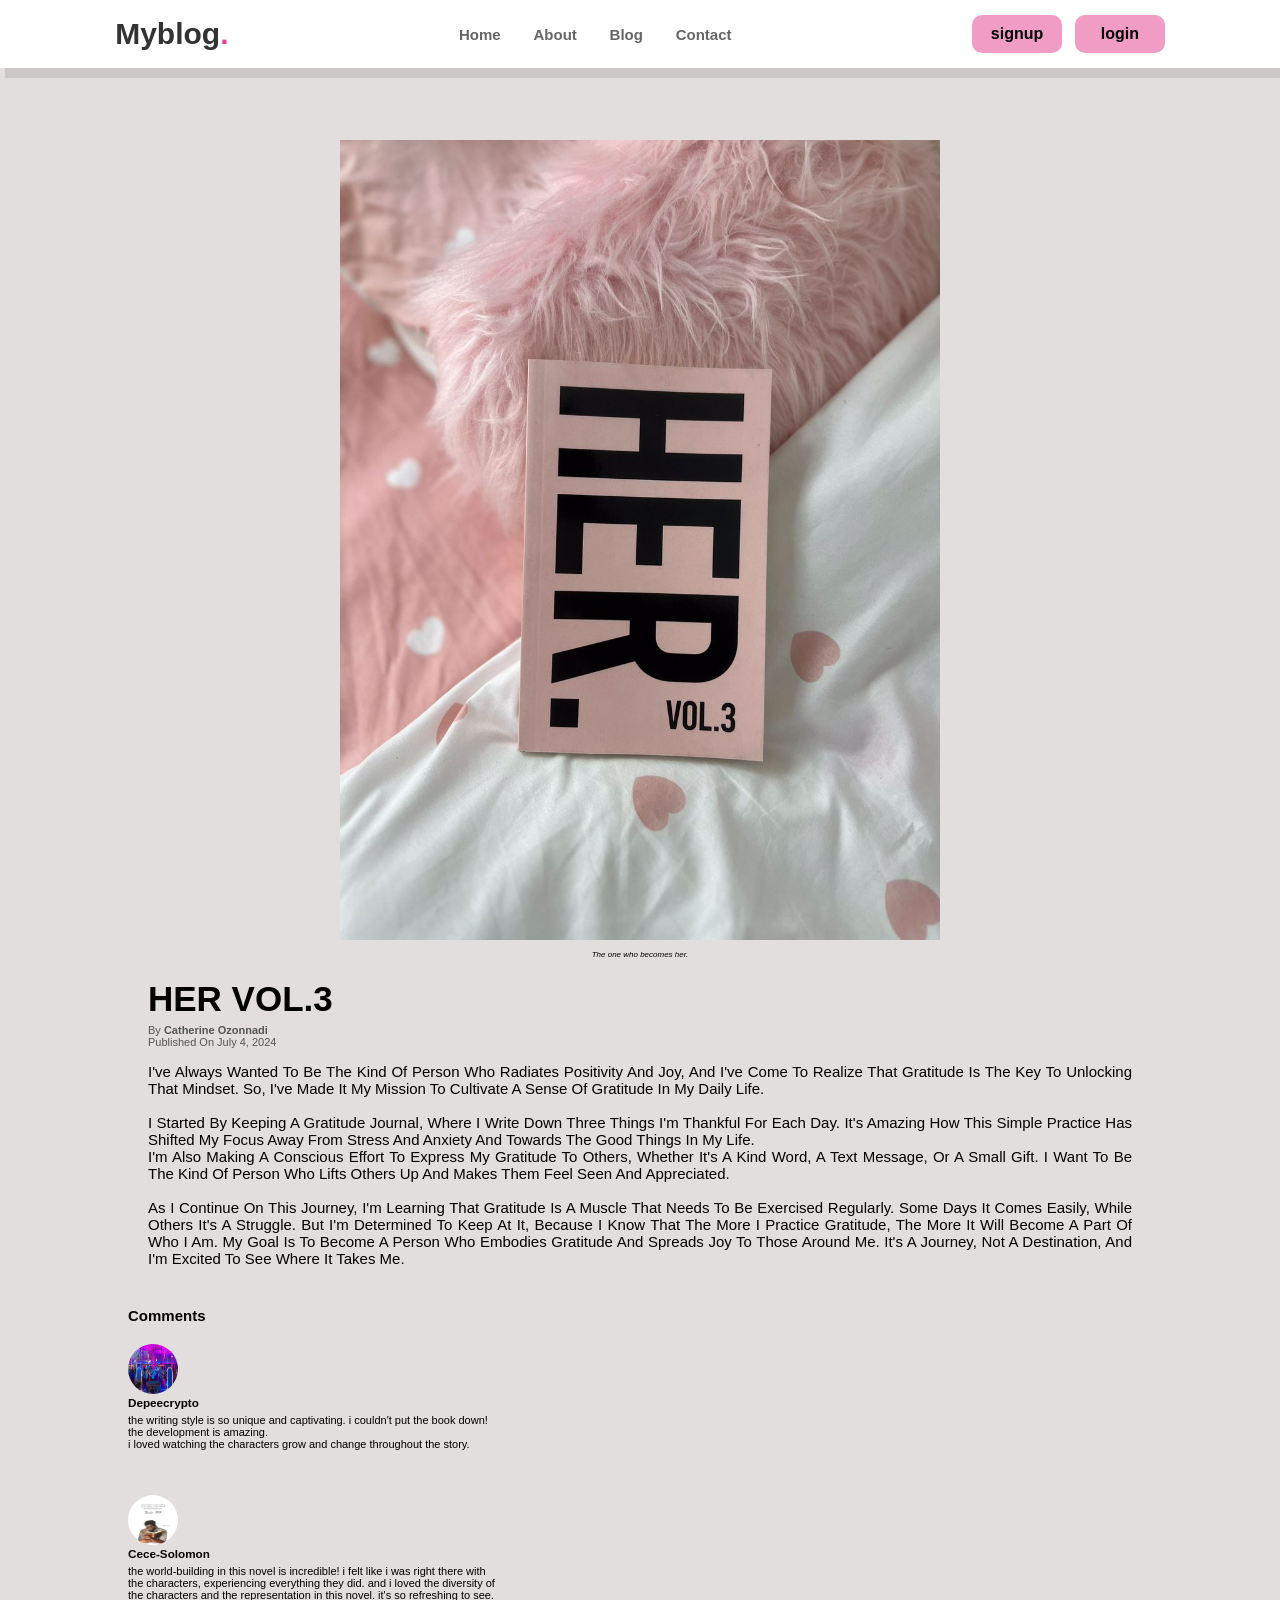
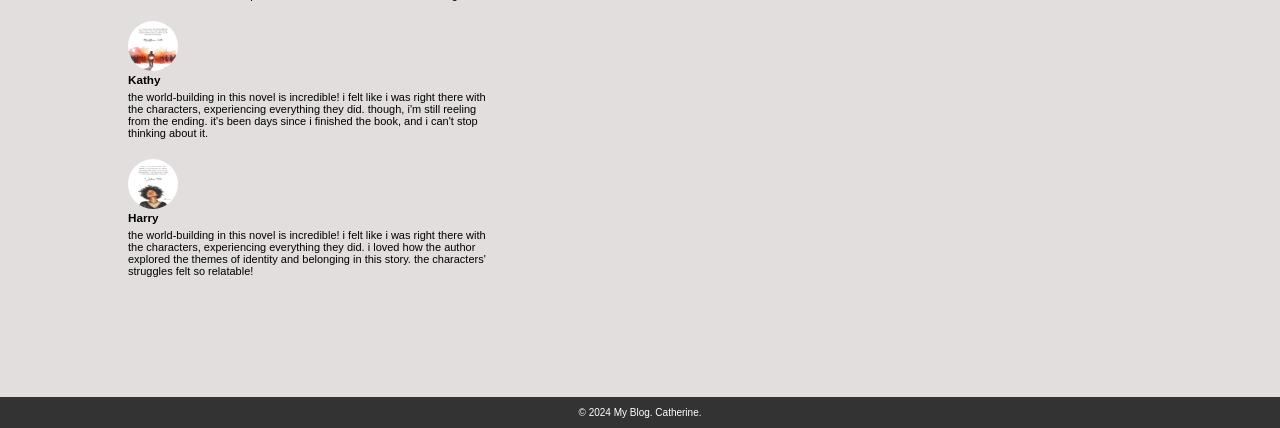
<file: index.html>
<!DOCTYPE html>
<html lang="en">
  <head>
    <meta charset="UTF-8" />
    <meta name="viewport" content="width=device-width, initial-scale=1.0" />
    <title>Blog post</title>
    <link rel="stylesheet" href="stlye.css" />
  </head>
  <body>

    <header>
      <a href="#" class="logo">Myblog<span>.</span></a>
      <nav class="navbar">
        <a href="#Home">home</a>
        <a href="#about">about</a>
        <a href="#blog">blog</a>
        <a href="#contact">contact</a>
      </nav>
      <div class="button">
        <button><a href="#" class="sign up">signUp</a></button>
        <button><a href="#" class="login">login</a></button>
      </div>
    </header>

    <div class="container">
      <article>
        <figure>
          <img
            src="Image/IMG-20240704-WA0127.jpg"
            alt="her vol 3"
            class="featured-image" />

          <figcaption class="fig">The one who becomes her.</figcaption>
        </figure>
        <h1>HER VOL.3</h1>
        <div class="details">
          <p>By <strong>Catherine ozonnadi</strong></p>
          <p>Published on <time datetime="2024-07-04">July 4, 2024</time></p>
        </div>
        <div class="content">
          <p>
            I've always wanted to be the kind of person who radiates positivity
            and joy, and I've come to realize that gratitude is the key to
            unlocking that mindset. So, I've made it my mission to cultivate a
            sense of gratitude in my daily life. <br /><br />
            I started by keeping a gratitude journal, where I write down three
            things I'm thankful for each day. It's amazing how this simple
            practice has shifted my focus away from stress and anxiety and
            towards the good things in my life. <br />
            I'm also making a conscious effort to express my gratitude to
            others, whether it's a kind word, a text message, or a small gift. I
            want to be the kind of person who lifts others up and makes them
            feel seen and appreciated.

            <br /><br />
            As I continue on this journey, I'm learning that gratitude is a
            muscle that needs to be exercised regularly. Some days it comes
            easily, while others it's a struggle. But I'm determined to keep at
            it, because I know that the more I practice gratitude, the more it
            will become a part of who I am. My goal is to become a person who
            embodies gratitude and spreads joy to those around me. It's a
            journey, not a destination, and I'm excited to see where it takes
            me.
          </p>
        </div>
      </article>

      <hr class="divider">

      <section class="comments">
        <h2>Comments</h2>
        <div class="comments">
          <img src="Image/Image 1.jpg" alt="commenter 1" class="c-1" />
          <div class="comment-text">
            <h3>Depeecrypto</h3>
            <p>
              The writing style is so unique and captivating. I couldn't put the
              book down!
              <br>The development is amazing. <br> I loved watching the
              characters grow and change throughout the story.
            </p>
          </div>
        </div>

        <div class="comments">
          <img
            src="Image/IMG-20240704-WA0118.jpg"
            alt="commenter 3"
            class="c-1" />
          <div class="comment-text">
            <h3>Cece-solomon</h3>
            <p>
              The world-building in this novel is incredible! I felt like I was
              right there with <br> the characters, experiencing everything they
              did.
              And i loved the diversity of <br> the characters and the
              representation in this novel. It's so refreshing to see.
            </p>
          </div>

          <div class="comments">
            <img
              src="Image/IMG-20240704-WA0122.jpg"
              alt="commenter 4"
              class="c-1" />
            <div class="comment-text">
              <h3>Kathy</h3>
              <p>
                The world-building in this novel is incredible! I felt like I
                was
                right there with <br>the characters, experiencing everything
                they
                did. Though, I'm still reeling <br> from the ending. It's been
                days since I finished the book, and I can't stop <br> thinking
                about it.
              </p>
            </div>

            <div class="comments">
              <img
                src="Image/IMG-20240704-WA0119.jpg"
                alt="commenter 2"
                class="c-1" />
              <div class="comment-text">
                <h3>Harry</h3>
                <p>
                  The world-building in this novel is incredible! I felt like I
                  was
                  right there with <br> the characters, experiencing everything
                  they
                  did. I loved how the author <br> explored the themes of
                  identity and belonging in this story. The characters' <br>
                  struggles felt so relatable!
                </p>
              </div>
            </div>
          </section>
        </div>

        <footer>
          <p>&copy; 2024 My Blog. Catherine.</p>
        </footer>
      </body>
    </html>
</file>
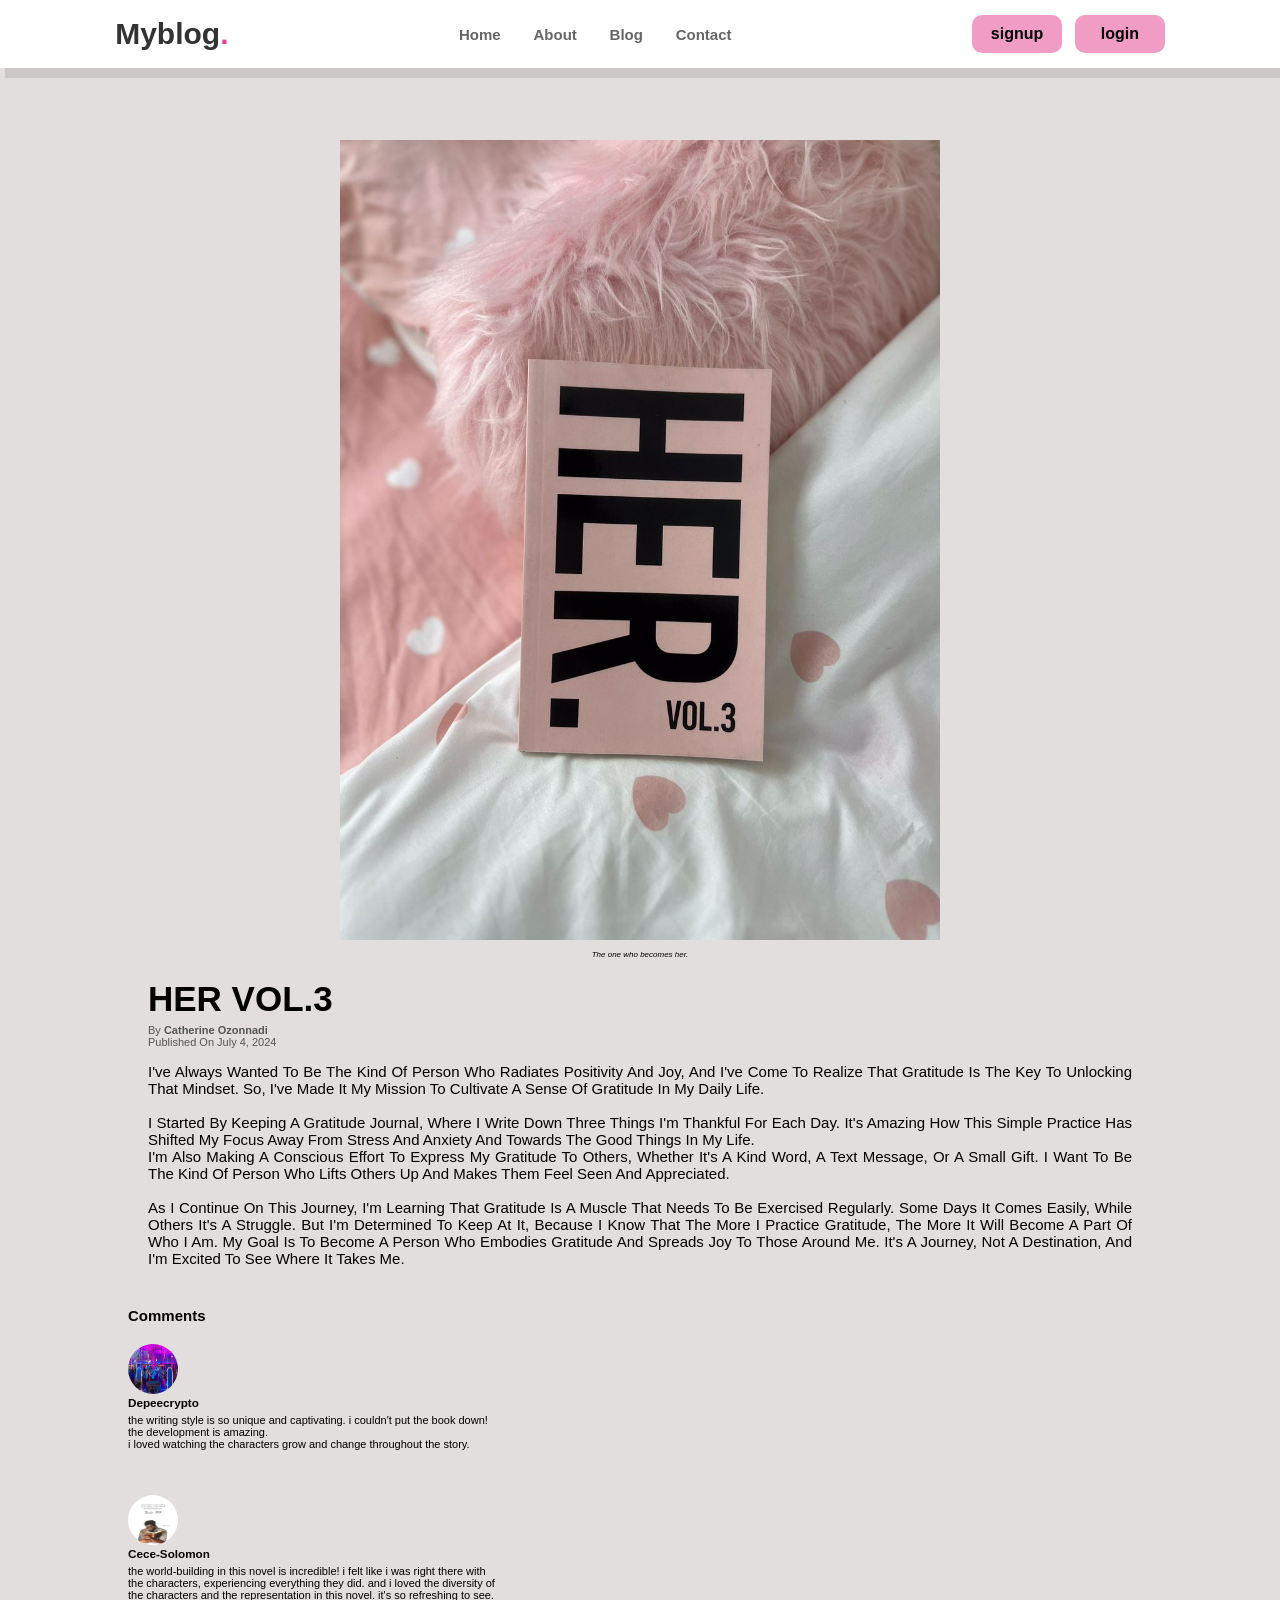
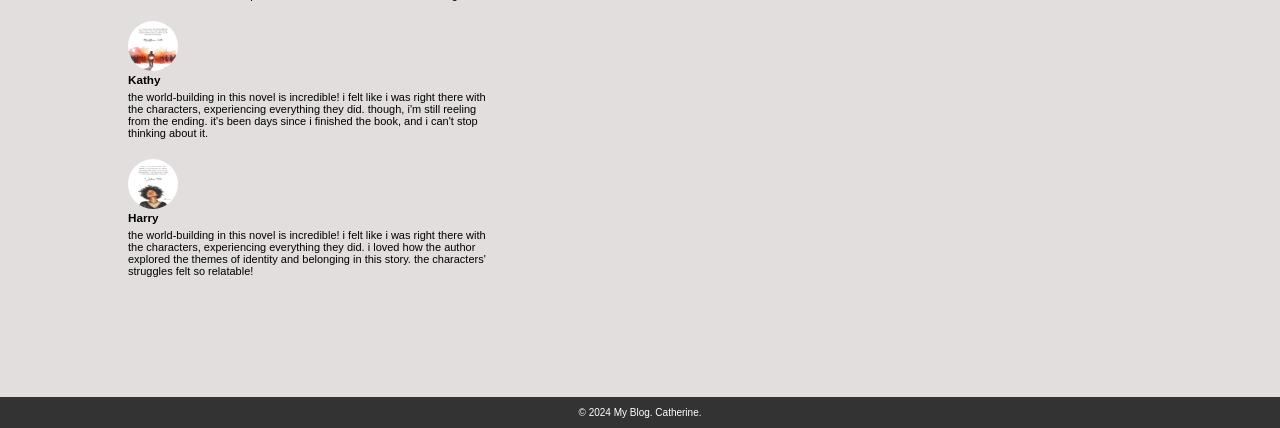
<file: blog.html>
<!DOCTYPE html>
<html lang="en">
  <head>
    <meta charset="UTF-8" />
    <meta name="viewport" content="width=device-width, initial-scale=1.0" />
    <title>Blog post</title>
    <link rel="stylesheet" href="blog.css " />
  </head>
  <body>

    <header>
      <a href="#" class="logo">Myblog<span>.</span></a>
      <nav class="navbar">
        <a href="#Home">home</a>
        <a href="#about">about</a>
        <a href="#blog">blog</a>
        <a href="#contact">contact</a>
      </nav>
      <div class="button">
        <button><a href="#" class="sign up">signUp</a></button>
        <button><a href="#" class="login">login</a></button>
      </div>
    </header>

    <div class="container">
      <article>
        <figure>
          <img
            src="Image/IMG-20240704-WA0127.jpg"
            alt="her vol 3"
            class="featured-image" />

          <figcaption class="fig">The one who becomes her.</figcaption>
        </figure>
        <h1>HER VOL.3</h1>
        <div class="details">
          <p>By <strong>Catherine ozonnadi</strong></p>
          <p>Published on <time datetime="2024-07-04">July 4, 2024</time></p>
        </div>
        <div class="content">
          <p>
            I've always wanted to be the kind of person who radiates positivity
            and joy, and I've come to realize that gratitude is the key to
            unlocking that mindset. So, I've made it my mission to cultivate a
            sense of gratitude in my daily life. <br /><br />
            I started by keeping a gratitude journal, where I write down three
            things I'm thankful for each day. It's amazing how this simple
            practice has shifted my focus away from stress and anxiety and
            towards the good things in my life. <br />
            I'm also making a conscious effort to express my gratitude to
            others, whether it's a kind word, a text message, or a small gift. I
            want to be the kind of person who lifts others up and makes them
            feel seen and appreciated.

            <br /><br />
            As I continue on this journey, I'm learning that gratitude is a
            muscle that needs to be exercised regularly. Some days it comes
            easily, while others it's a struggle. But I'm determined to keep at
            it, because I know that the more I practice gratitude, the more it
            will become a part of who I am. My goal is to become a person who
            embodies gratitude and spreads joy to those around me. It's a
            journey, not a destination, and I'm excited to see where it takes
            me.
          </p>
        </div>
      </article>

      <hr class="divider">

      <section class="comments">
        <h2>Comments</h2>
        <div class="comments">
          <img src="Image/Image 1.jpg" alt="commenter 1" class="c-1" />
          <div class="comment-text">
            <h3>Depeecrypto</h3>
            <p>
              The writing style is so unique and captivating. I couldn't put the
              book down!
              <br>The development is amazing. <br> I loved watching the
              characters grow and change throughout the story.
            </p>
          </div>
        </div>

        <div class="comments">
          <img
            src="Image/IMG-20240704-WA0118.jpg"
            alt="commenter 3"
            class="c-1" />
          <div class="comment-text">
            <h3>Cece-solomon</h3>
            <p>
              The world-building in this novel is incredible! I felt like I was
              right there with <br> the characters, experiencing everything they
              did.
              And i loved the diversity of <br> the characters and the
              representation in this novel. It's so refreshing to see.
            </p>
          </div>

          <div class="comments">
            <img
              src="Image/IMG-20240704-WA0122.jpg"
              alt="commenter 4"
              class="c-1" />
            <div class="comment-text">
              <h3>Kathy</h3>
              <p>
                The world-building in this novel is incredible! I felt like I
                was
                right there with <br>the characters, experiencing everything
                they
                did. Though, I'm still reeling <br> from the ending. It's been
                days since I finished the book, and I can't stop <br> thinking
                about it.
              </p>
            </div>

            <div class="comments">
              <img
                src="Image/IMG-20240704-WA0119.jpg"
                alt="commenter 2"
                class="c-1" />
              <div class="comment-text">
                <h3>Harry</h3>
                <p>
                  The world-building in this novel is incredible! I felt like I
                  was
                  right there with <br> the characters, experiencing everything
                  they
                  did. I loved how the author <br> explored the themes of
                  identity and belonging in this story. The characters' <br>
                  struggles felt so relatable!
                </p>
              </div>
            </div>
          </section>
        </div>

        <footer>
          <p>&copy; 2024 My Blog. Catherine.</p>
        </footer>
      </body>
    </html>
</file>
<file: stlye.css>
:root {
  --pink: #e84393;
}

* {
  margin: 0;
  box-sizing: border-box;
  font-family: Verdana, Geneva, Tahoma, sans-serif;
  outline: none;
  border: none;
  text-decoration: none;
  text-transform: capitalize;
  transition: 0.2s linear;
}

html {
  font-size: 62.5%;
  scroll-behavior: smooth;
  scroll-padding-top: 6rem;
  overflow-x: hidden;
}

body {
  background-color: #e2dede; 
}

header {
  position: fixed;
  top: 0;
  left: 0;
  right: 0;
  background: #ffff;
  padding: 1.5rem 9%;
  display: flex;
  align-items: center;
  justify-content: space-between;
  z-index: 1000;
  box-shadow: 0.5rem 1rem rgb(0, 0, 0, 0.1);
}
header .logo {
  font-size: 3rem;
  color: #333;
  font-weight: bolder;
}

header .logo span {
  color: var(--pink);
}

header .navbar a {
  font-size: 15px;
  font-weight: bold;
  padding: 0 1.5rem;
  color: #666;
  justify-content: center;
}

header .navbar a:hover {
  color: var(--pink);
}

button {
  background-color: #f09cc4;
  margin-left: 10px;
  border-radius: 10px;
  padding: 10px;
  width: 90px;
}

button a {
  font-size: 16px;
  color: #000000;
  font-weight: bold;
  text-transform: lowercase;
}

button :hover{
  color: var(--pink);
}
.container {
  width: 80%;
  margin: 0 auto;
  overflow: hidden;
  padding-top: 100px;
}

.featured-image {
  width: 100%;
  height: auto;
  max-width: 600px;
  display: block;
  margin: 0 auto;
}                  

article {
  padding: 2rem;
  margin-top: 2rem;
  text-align: left;
}

.fig {
  padding: 10px;
  font-size: 8px;
  font-weight: lighter;
  font-style: italic;
  text-align: center;
  text-transform: none;
}
h1 {
  text-align: left;
  margin-top: 0;
  padding-bottom: 5px;
  padding-top: 10px;
  font-size: 35px;
}

.details p {
  color: #555;
  text-align: left;
  font-size: 11px;
}

.content p {
  padding-top: 15px;
  font-size: 15px;
  font-family: var(--pink);
  text-align: justify;
}

.comments {
  margin-top: 20px;
  text-align: left;
  padding-bottom: 25px;
}

.comments h2 {
  margin-top: 5px;
}

.comment {
  display: flex;
  align-items: center;
  margin-bottom: 15px;
  text-align: left;
}

.comment-text h3 {
  margin-bottom: 0.5rem;
}
.comment-text p {
  font-size: 11px;
  font-style: var(--pink);
  text-align: justify;
  text-align: left;
  text-transform: lowercase;
}

.c-1 {
  width: 50px;
  height: 50px;
  border-radius: 50%;
  margin-right: 15px;
}

.comment-text {
  max-width: calc(100% - 70px);
}

footer {
  background: #333;
  color: #fff;
  text-align: center;
  padding: 010px;
  margin-top: 2rem;
}
/* .divider {
  border: none;
  border-top: 1px solid #ccc;
  margin: 2rem 0;
} */
</file>
<file: blog.css>
:root {
  --pink: #e84393;
}

* {
  margin: 0;
  box-sizing: border-box;
  font-family: Verdana, Geneva, Tahoma, sans-serif;
  outline: none;
  border: none;
  text-decoration: none;
  text-transform: capitalize;
  transition: 0.2s linear;
}

html {
  font-size: 62.5%;
  scroll-behavior: smooth;
  scroll-padding-top: 6rem;
  overflow-x: hidden;
}

body {
  background-color: #e2dede; 
}

header {
  position: fixed;
  top: 0;
  left: 0;
  right: 0;
  background: #ffff;
  padding: 1.5rem 9%;
  display: flex;
  align-items: center;
  justify-content: space-between;
  z-index: 1000;
  box-shadow: 0.5rem 1rem rgb(0, 0, 0, 0.1);
}
header .logo {
  font-size: 3rem;
  color: #333;
  font-weight: bolder;
}

header .logo span {
  color: var(--pink);
}

header .navbar a {
  font-size: 15px;
  font-weight: bold;
  padding: 0 1.5rem;
  color: #666;
  justify-content: center;
}

header .navbar a:hover {
  color: var(--pink);
}

button {
  background-color: #f09cc4;
  margin-left: 10px;
  border-radius: 10px;
  padding: 10px;
  width: 90px;
}

button a {
  font-size: 16px;
  color: #000000;
  font-weight: bold;
  text-transform: lowercase;
}

button :hover{
  color: var(--pink);
}
.container {
  width: 80%;
  margin: 0 auto;
  overflow: hidden;
  padding-top: 100px;
}

.featured-image {
  width: 100%;
  height: auto;
  max-width: 600px;
  display: block;
  margin: 0 auto;
}

article {
  padding: 2rem;
  margin-top: 2rem;
  text-align: left;
}

.fig {
  padding: 10px;
  font-size: 8px;
  font-weight: lighter;
  font-style: italic;
  text-align: center;
  text-transform: none;
}
h1 {
  text-align: left;
  margin-top: 0;
  padding-bottom: 5px;
  padding-top: 10px;
  font-size: 35px;
}

.details p {
  color: #555;
  text-align: left;
  font-size: 11px;
}

.content p {
  padding-top: 15px;
  font-size: 15px;
  font-family: var(--pink);
  text-align: justify;
}

.comments {
  margin-top: 20px;
  text-align: left;
  padding-bottom: 25px;
}

.comments h2 {
  margin-top: 5px;
}

.comment {
  display: flex;
  align-items: center;
  margin-bottom: 15px;
  text-align: left;
}

.comment-text h3 {
  margin-bottom: 0.5rem;
}
.comment-text p {
  font-size: 11px;
  font-style: var(--pink);
  text-align: justify;
  text-align: left;
  text-transform: lowercase;
}

.c-1 {
  width: 50px;
  height: 50px;
  border-radius: 50%;
  margin-right: 15px;
}

.comment-text {
  max-width: calc(100% - 70px);
}

footer {
  background: #333;
  color: #fff;
  text-align: center;
  padding: 010px;
  margin-top: 2rem;
}
/* .divider {
  border: none;
  border-top: 1px solid #ccc;
  margin: 2rem 0;
} */
</file>
